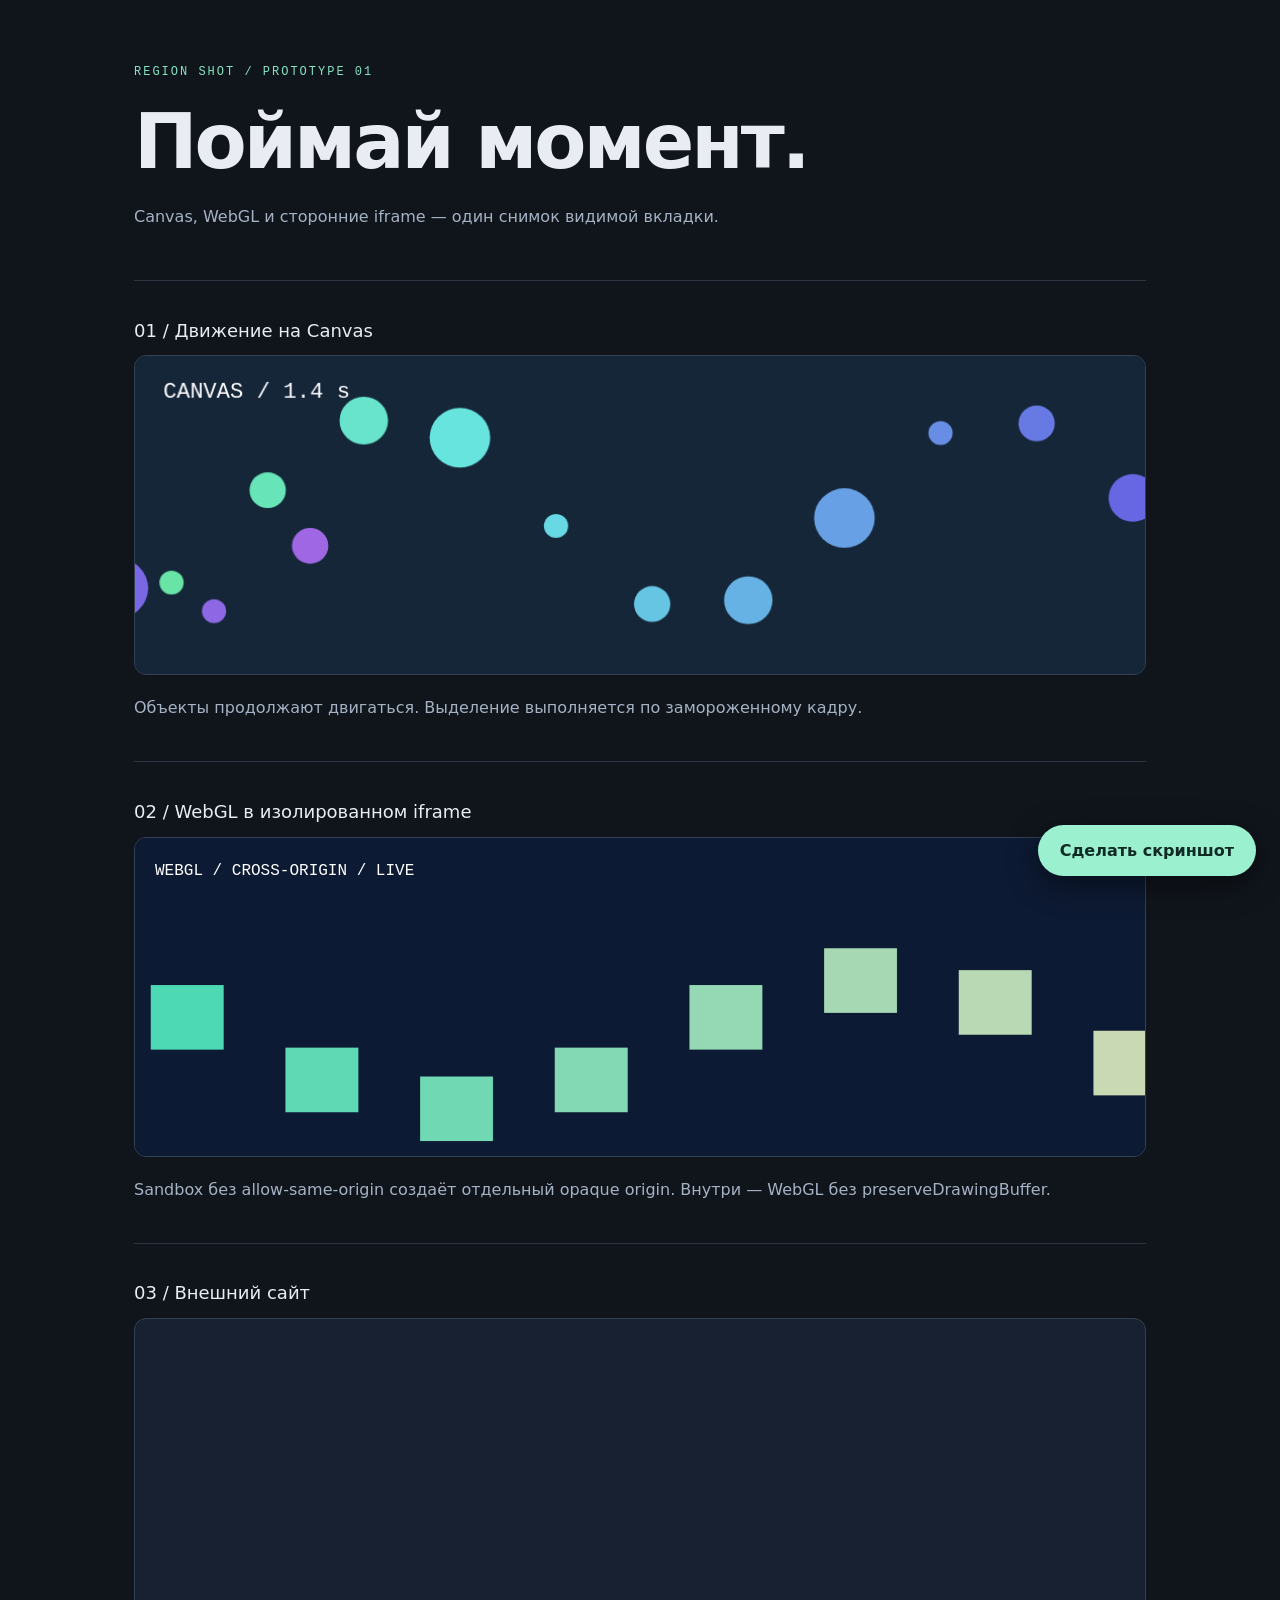
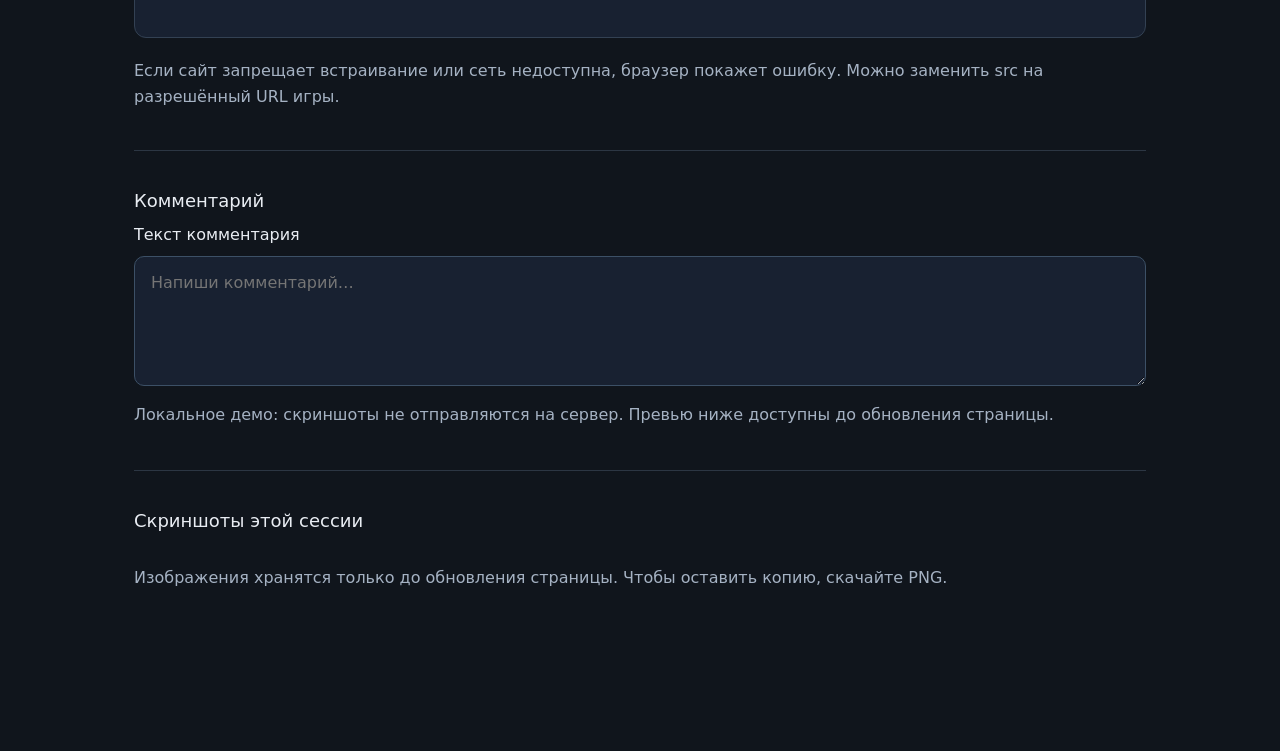
<file: index.html>
<!doctype html><html lang="ru"><meta charset="utf-8"><meta name="viewport" content="width=device-width,initial-scale=1"><title>Region Shot · игровая лаборатория</title><link rel="stylesheet" href="demo.css">
<main><header><span class="tag">REGION SHOT / PROTOTYPE 01</span><h1>Поймай момент.</h1><p>Canvas, WebGL и сторонние iframe — один снимок видимой вкладки.</p></header>
<section><h2>01 / Движение на Canvas</h2><canvas id="game" width="1000" height="320"></canvas><p>Объекты продолжают двигаться. Выделение выполняется по замороженному кадру.</p></section>
<section><h2>02 / WebGL в изолированном iframe</h2><iframe title="WebGL игра на другом origin" id="foreignGame" sandbox="allow-scripts"></iframe><p>Sandbox без allow-same-origin создаёт отдельный opaque origin. Внутри — WebGL без preserveDrawingBuffer.</p></section>
<section><h2>03 / Внешний сайт</h2><iframe title="Внешнее содержимое Wikipedia" src="https://en.wikipedia.org/wiki/Video_game"></iframe><p>Если сайт запрещает встраивание или сеть недоступна, браузер покажет ошибку. Можно заменить src на разрешённый URL игры.</p></section>
<section><h2>Комментарий</h2><label for="comment">Текст комментария</label><textarea id="comment" placeholder="Напиши комментарий…"></textarea><p>Локальное демо: скриншоты не отправляются на сервер. Превью ниже доступны до обновления страницы.</p><div id="previews"></div></section>
<section><h2>Скриншоты этой сессии</h2><div id="gallery"></div><p id="galleryStatus" role="status"></p></section></main>
<script type="module" src="demo.js?v=static-pages-1"></script></html>
</file>
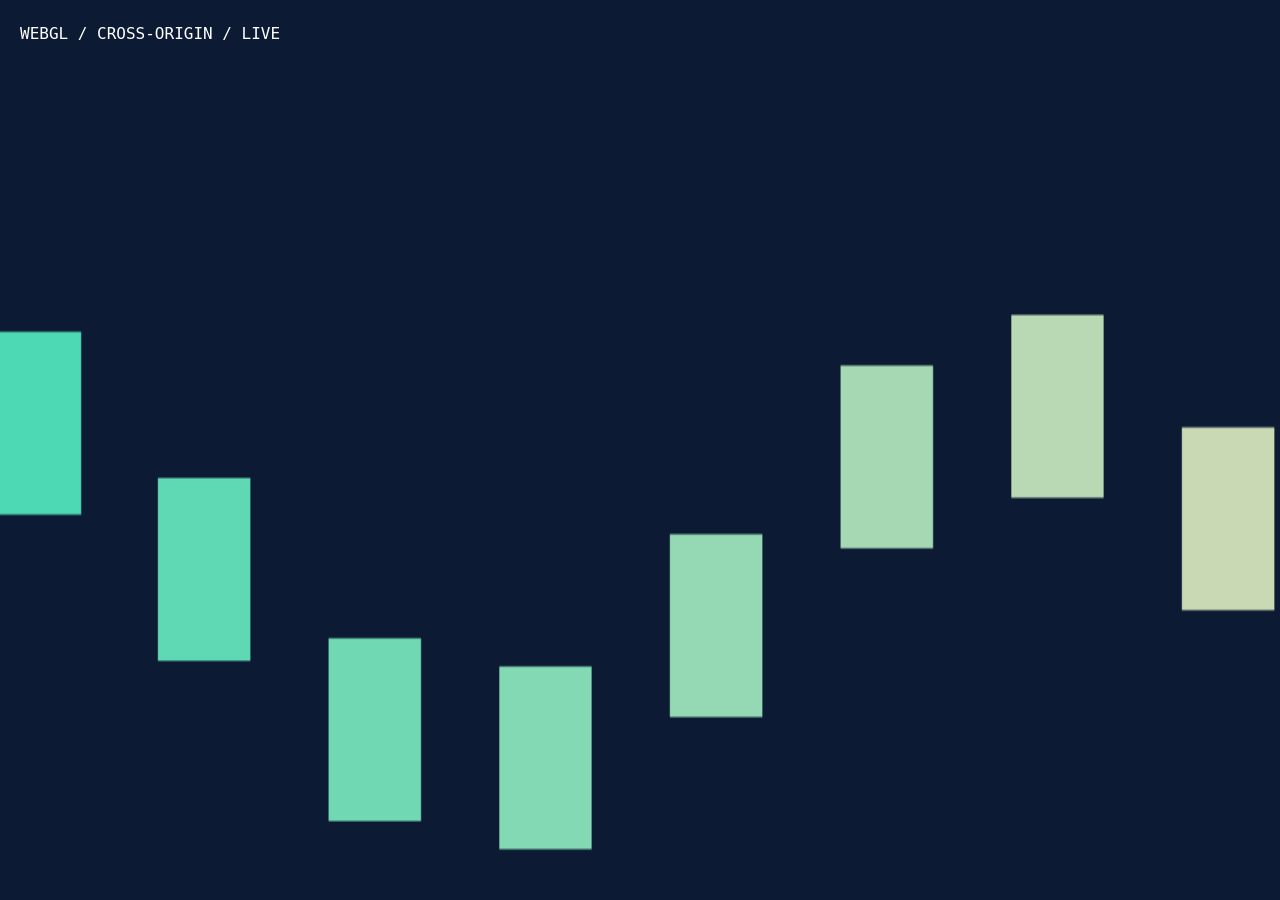
<file: webgl.html>
<!doctype html><html><meta charset="utf-8"><title>Cross-origin WebGL</title><style>body{margin:0;background:#14243b}canvas{width:100vw;height:100vh;display:block}p{color:white;position:absolute;left:20px;top:8px;font:16px monospace}</style><canvas></canvas><p>WEBGL / CROSS-ORIGIN / LIVE</p><script>
const c=document.querySelector('canvas'),gl=c.getContext('webgl');
if(!gl)document.querySelector('p').textContent='WebGL недоступен';
else{c.width=900;c.height=320;gl.enable(gl.SCISSOR_TEST);function frame(t){gl.scissor(0,0,900,320);gl.clearColor(.05,.1,.2,1);gl.clear(gl.COLOR_BUFFER_BIT);for(let i=0;i<8;i++){gl.scissor((t*.07+i*120)%980-80,80+Math.sin(t/500+i)*65,65,65);gl.clearColor(.3+i*.07,.85,.7,1);gl.clear(gl.COLOR_BUFFER_BIT);}requestAnimationFrame(frame);}requestAnimationFrame(frame);}
</script></html>
</file>
<file: demo.css>
:root{color-scheme:dark;font-family:system-ui,sans-serif;background:#10151c;color:#e9edf3}*{box-sizing:border-box}body{margin:0}main{max-width:1060px;margin:auto;padding:60px 24px 120px}header{margin-bottom:50px}.tag{color:#86e4c1;font:12px monospace;letter-spacing:2px}h1{font-size:clamp(40px,7vw,76px);letter-spacing:-3px;margin:18px 0}p{color:#a5b2c3;line-height:1.6}section{border-top:1px solid #2c3643;padding:24px 0}h2{font-size:18px;font-weight:500}canvas,iframe{width:100%;height:320px;border:1px solid #334153;border-radius:12px;background:#182131}textarea{display:block;width:100%;min-height:130px;padding:16px;margin-top:12px;background:#182131;color:white;border:1px solid #3c5066;border-radius:10px;font:16px system-ui}#gallery,#previews{display:flex;flex-wrap:wrap;gap:12px;margin-top:18px}#gallery img,#previews img{width:180px;height:120px;object-fit:contain;background:#202a37;border-radius:8px}a{color:#86e4c1}

.screenshot-card{width:200px;display:flex;flex-direction:column;gap:8px}.screenshot-card button{padding:10px;border:1px solid #4e756b;border-radius:8px;background:#203e36;color:#c6ffe8;cursor:pointer;font:14px system-ui}.screenshot-card button:disabled{opacity:.6;cursor:wait}.save-status{font-size:12px;color:#a5b2c3}
</file>
